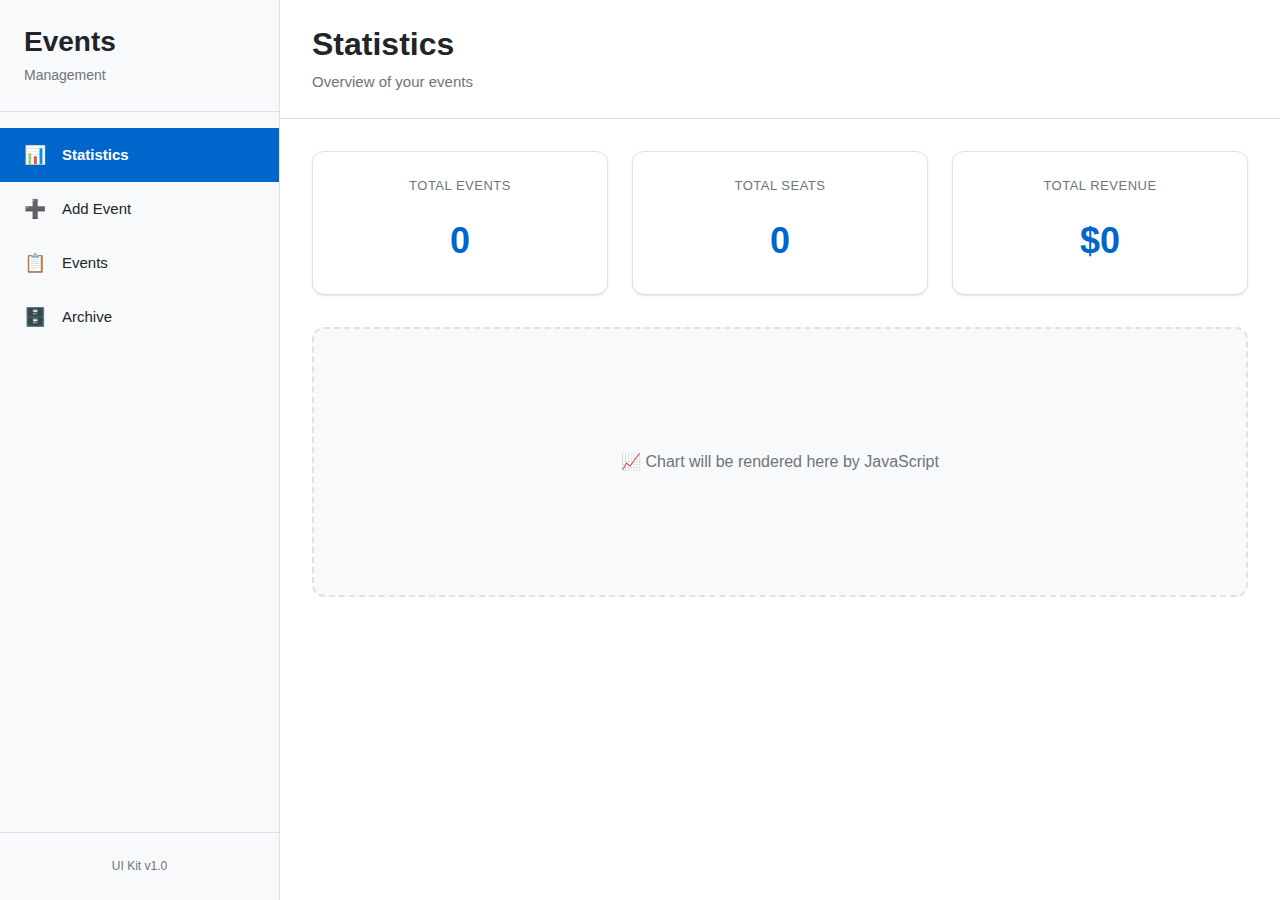
<file: index.html>
<!DOCTYPE html>
<html lang="en">

<head>
    <meta charset="UTF-8">
    <meta name="viewport" content="width=device-width, initial-scale=1.0">
    <title>Events Management App</title>
    <link rel="stylesheet" href="style.css">
</head>

<body>
    <div class="app">
        <!-- SIDEBAR -->
        <aside class="sidebar">
            <div class="sidebar__header">
                <h1 class="sidebar__title">Events</h1>
                <p class="sidebar__subtitle">Management</p>
            </div>

            <nav class="sidebar__nav">
                <!-- Screen buttons (students will add JS to handle click + switch screens) -->
                <button class="sidebar__btn is-active" data-screen="stats">
                    <span class="sidebar__icon">📊</span>
                    <span class="sidebar__label">Statistics</span>
                </button>

                <button class="sidebar__btn" data-screen="add">
                    <span class="sidebar__icon">➕</span>
                    <span class="sidebar__label">Add Event</span>
                </button>

                <button class="sidebar__btn" data-screen="list">
                    <span class="sidebar__icon">📋</span>
                    <span class="sidebar__label">Events</span>
                </button>

                <button class="sidebar__btn" data-screen="archive">
                    <span class="sidebar__icon">🗄️</span>
                    <span class="sidebar__label">Archive</span>
                </button>
            </nav>

            <footer class="sidebar__footer">
                <p class="text-muted">UI Kit v1.0</p>
            </footer>
        </aside>

        <!-- MAIN CONTENT -->
        <main class="main">
            <!-- Page Header (content changes based on active screen) -->
            <header class="page-header">
                <div class="page-header__content">
                    <h2 class="page-title" id="page-title">Statistics</h2>
                    <p class="page-subtitle" id="page-subtitle">Overview of your events</p>
                </div>
            </header>

            <!-- SCREENS (only one visible at a time) -->
            <div class="screens">

                <!-- SCREEN 1: Statistics (DEFAULT) -->
                <section class="screen is-visible" data-screen="stats">
                    <div class="screen__content">
                        <!-- STAT CARDS (JS will update values) -->
                        <div class="stats-grid">
                            <article class="stat-card">
                                <p class="stat-card__label">Total Events</p>
                                <p class="stat-card__value" id="stat-total-events">0</p>
                            </article>

                            <article class="stat-card">
                                <p class="stat-card__label">Total Seats</p>
                                <p class="stat-card__value" id="stat-total-seats">0</p>
                            </article>

                            <article class="stat-card">
                                <p class="stat-card__label">Total Revenue</p>
                                <p class="stat-card__value" id="stat-total-price">$0</p>
                            </article>
                        </div>

                        <!-- Placeholder for chart (students can add Chart.js or similar) -->
                        <div class="chart-placeholder">
                            <p class="text-muted">📈 Chart will be rendered here by JavaScript</p>
                        </div>
                    </div>
                </section>

                <!-- SCREEN 2: Add Event -->
                <section class="screen" data-screen="add">
                    <div class="screen__content">
                        <form class="form" id="event-form">
                            <!-- Error messages area -->
                            <div class="alert alert--error is-hidden" id="form-errors"></div>

                            <!-- Title -->
                            <div class="form__group">
                                <label class="form__label" for="event-title">Event Title</label>
                                <input type="text" id="event-title" class="input" placeholder="Enter event title"
                                    required>
                            </div>

                            <!-- Image URL -->
                            <div class="form__group">
                                <label class="form__label" for="event-image">Image URL</label>
                                <input type="url" id="event-image" class="input"
                                    placeholder="https://example.com/image.jpg">
                            </div>

                            <!-- Description -->
                            <div class="form__group">
                                <label class="form__label" for="event-description">Description</label>
                                <textarea id="event-description" class="input" placeholder="Describe the event..."
                                    rows="4"></textarea>
                            </div>

                            <!-- Seats -->
                            <div class="form__group">
                                <label class="form__label" for="event-seats">Number of Seats</label>
                                <input type="number" id="event-seats" class="input" placeholder="100" min="1" required>
                            </div>

                            <!-- Base Price -->
                            <div class="form__group">
                                <label class="form__label" for="event-price">Base Price ($)</label>
                                <input type="number" id="event-price" class="input" placeholder="50.00" min="0"
                                    step="0.01" required>
                            </div>

                            <!-- VARIANTS SECTION -->
                            <fieldset class="variants">
                                <legend class="variants__title">
                                    Pricing Variants (Optional)
                                    <button type="button" class="btn btn--small" id="btn-add-variant">+ Add
                                        Variant</button>
                                </legend>

                                <!-- Variant rows will be appended here by JS -->
                                <div id="variants-list" class="variants__list">
                                    <!-- EXAMPLE: Students should clone this structure -->

                                    <!--                                     
                                    <div class="variant-row">

                                        <input type="text" class="input variant-row__name" placeholder="Variant name (e.g., 'Early Bird')" />
                                        <input type="number" class="input variant-row__qty" placeholder="Qty" min="1" />
                                        <input type="number" class="input variant-row__value" placeholder="Value" step="0.01" />
                                        <select class="select variant-row__type">
                                            <option value="fixed">Fixed Price</option>
                                            <option value="percentage">Percentage Off</option>
                                        </select>
                                        <button type="button" class="btn btn--danger btn--small variant-row__remove">Remove</button>
                                    </div> -->

                                </div>
                            </fieldset>

                            <!-- Submit Button -->
                            <div class="form__actions">
                                <button type="submit" class="btn btn--primary">Create Event</button>
                                <button type="reset" class="btn btn--ghost">Clear</button>
                            </div>
                        </form>
                    </div>
                </section>

                <!-- SCREEN 3: Events List -->
                <section class="screen" data-screen="list">
                    <div class="screen__content">
                        <!-- Search & Sort Controls -->
                        <div class="controls">
                            <input type="text" id="search-events" class="input"
                                placeholder="🔍 Search events by title...">
                            <select id="sort-events" class="select">
                                <option value="title-asc">Sort: Title (A-Z)</option>
                                <option value="title-desc">Sort: Title (Z-A)</option>
                                <option value="price-asc">Sort: Price (Low to High)</option>
                                <option value="price-desc">Sort: Price (High to Low)</option>
                                <option value="seats-asc">Sort: Seats (Low to High)</option>
                            </select>
                        </div>

                        <!-- Events Table -->
                        <table class="table" id="events-table">
                            <thead class="table__head">
                                <tr>
                                    <th>#</th>
                                    <th>Title</th>
                                    <th>Seats</th>
                                    <th>Price</th>
                                    <th>Variants</th>
                                    <th>Actions</th>
                                </tr>
                            </thead>
                            <tbody class="table__body" id="affichTable">
                                <!-- EXAMPLE: Students will populate this with JS -->
                                <!-- 
                                <tr class="table__row" data-event-id="1">
                                    <td>1</td>
                                    <td>Summer Festival</td>
                                    <td>100</td>
                                    <td>$49.99</td>
                                    <td><span class="badge">3</span></td>
                                    <td>
                                        <button class="btn btn--small" data-action="details" data-event-id="1">Details</button>
                                        <button class="btn btn--small" data-action="edit" data-event-id="1">Edit</button>
                                        <button class="btn btn--danger btn--small" data-action="archive" data-event-id="1">Delete</button>
                                    </td>
                                </tr>
                                -->
                            </tbody>
                        </table>

                        <!-- Pagination -->
                        <div class="pagination" id="events-pagination">
                            <!-- JS will generate pagination buttons -->
                        </div>
                    </div>
                </section>

                <!-- SCREEN 4: Archive -->
                <section class="screen" data-screen="archive">
                    <div class="screen__content">
                        <table class="table" id="archive-table">
                            <thead class="table__head">
                                <tr>
                                    <th>#</th>
                                    <th>Title</th>
                                    <th>Seats</th>
                                    <th>Price</th>
                                    <th>Actions</th>
                                </tr>
                            </thead>
                            <tbody class="table__body">
                                <!-- EXAMPLE: Students will populate this with JS -->
                                <!-- 
                                <tr class="table__row" data-event-id="1">
                                    <td>1</td>
                                    <td>Old Event</td>
                                    <td>50</td>
                                    <td>$29.99</td>
                                    <td>
                                        <button class="btn btn--small" data-action="restore" data-event-id="1">Restore</button>
                                    </td>
                                </tr>
                                -->
                            </tbody>
                        </table>
                    </div>
                </section>

            </div>
        </main>
    </div>

    <!-- MODAL (hidden by default) -->
    <div class="modal is-hidden" id="event-modal">
        <div class="modal__overlay"></div>
        <div class="modal__content">
            <header class="modal__header">
                <h3 class="modal__title" id="modal-title">Event Details</h3>
                <button class="modal__close" data-action="close-modal">&times;</button>
            </header>
            <div class="modal__body" id="modal-body">
                <!-- Content populated by JS -->
            </div>
        </div>
    </div>

    <!-- SAMPLE DATA (for reference) -->
    <!-- 
    const sampleEvents = [
        {
            id: 1,
            title: "Summer Festival",
            image: "https://...",
            description: "Join us for an amazing summer festival",
            seats: 100,
            price: 49.99,
            variants: [
                { id: 1, name: "Early Bird", qty: 20, value: 10, type: "fixed" },
                { id: 2, name: "Student", qty: 30, value: 20, type: "percentage" }
            ]
        },
        ...
    ];

    const sampleArchive = [];
    -->
    <script src="script.js"></script>
</body>

</html>
</file>
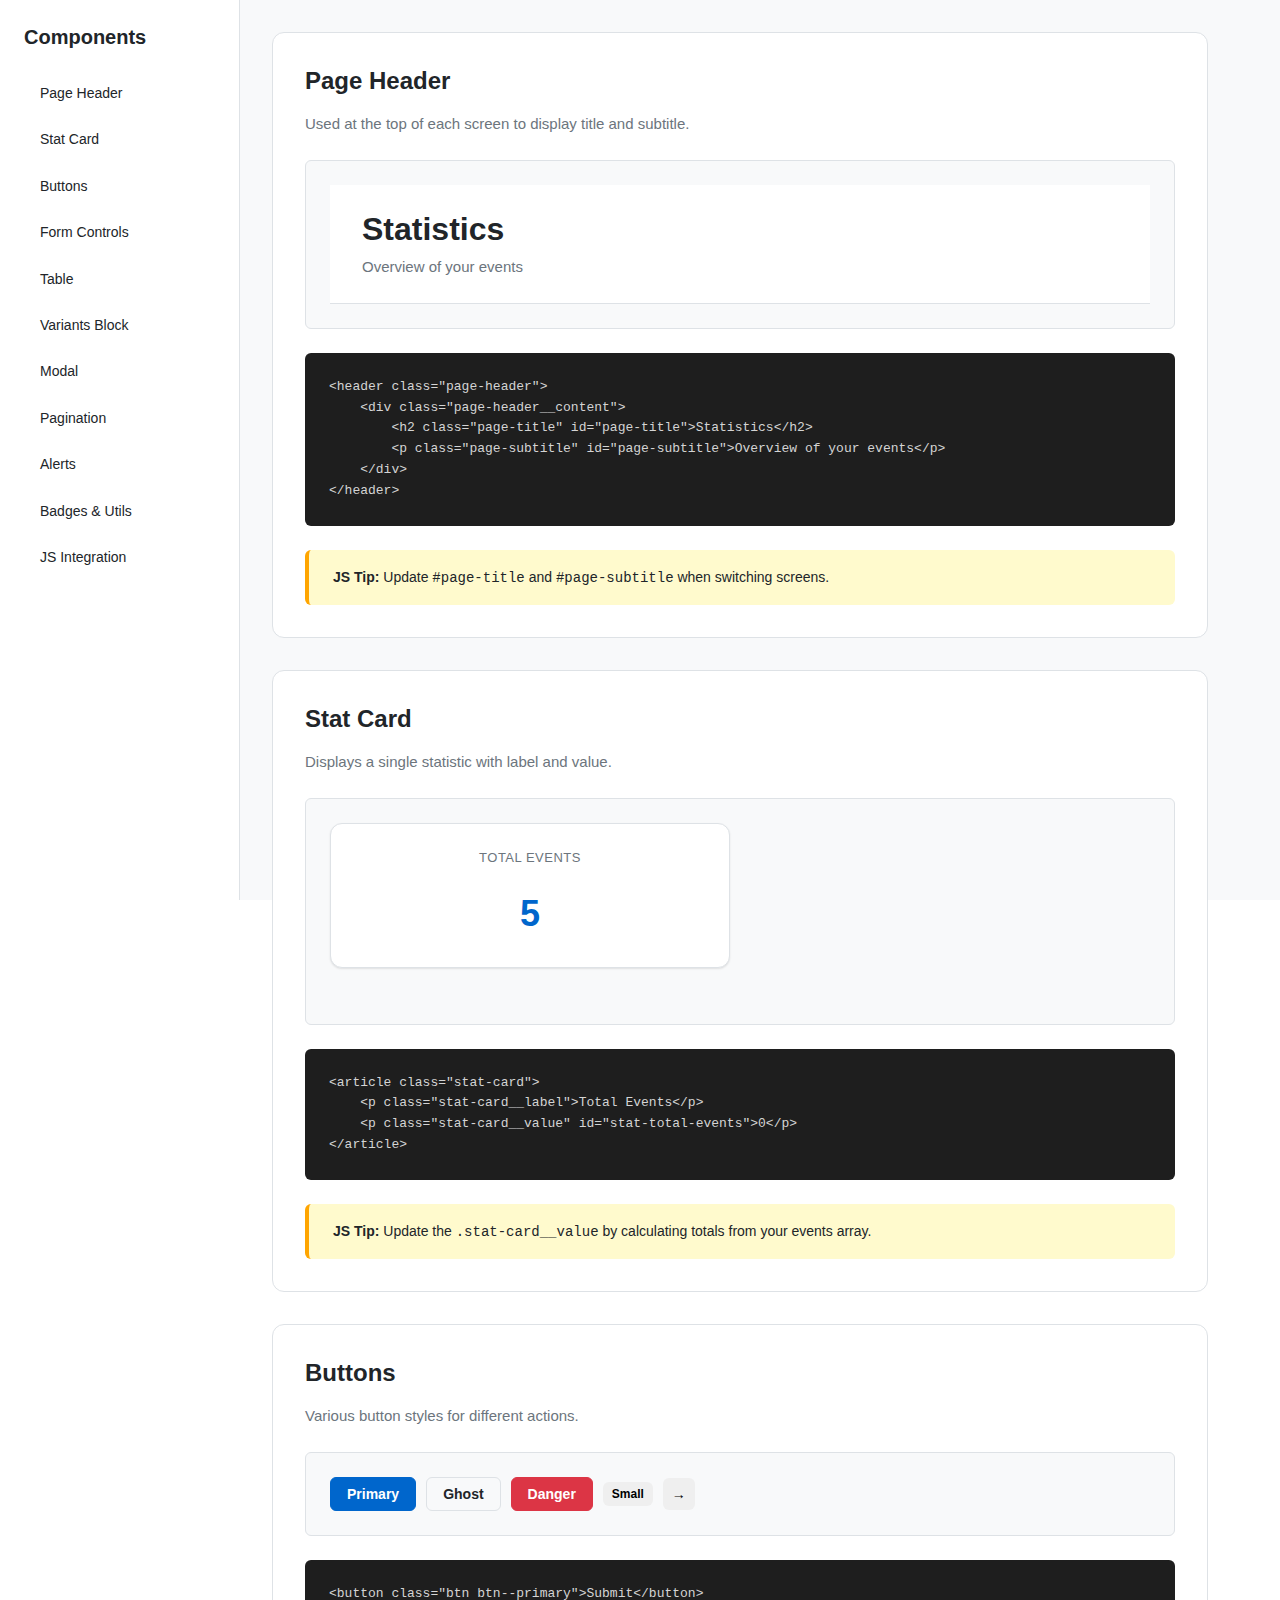
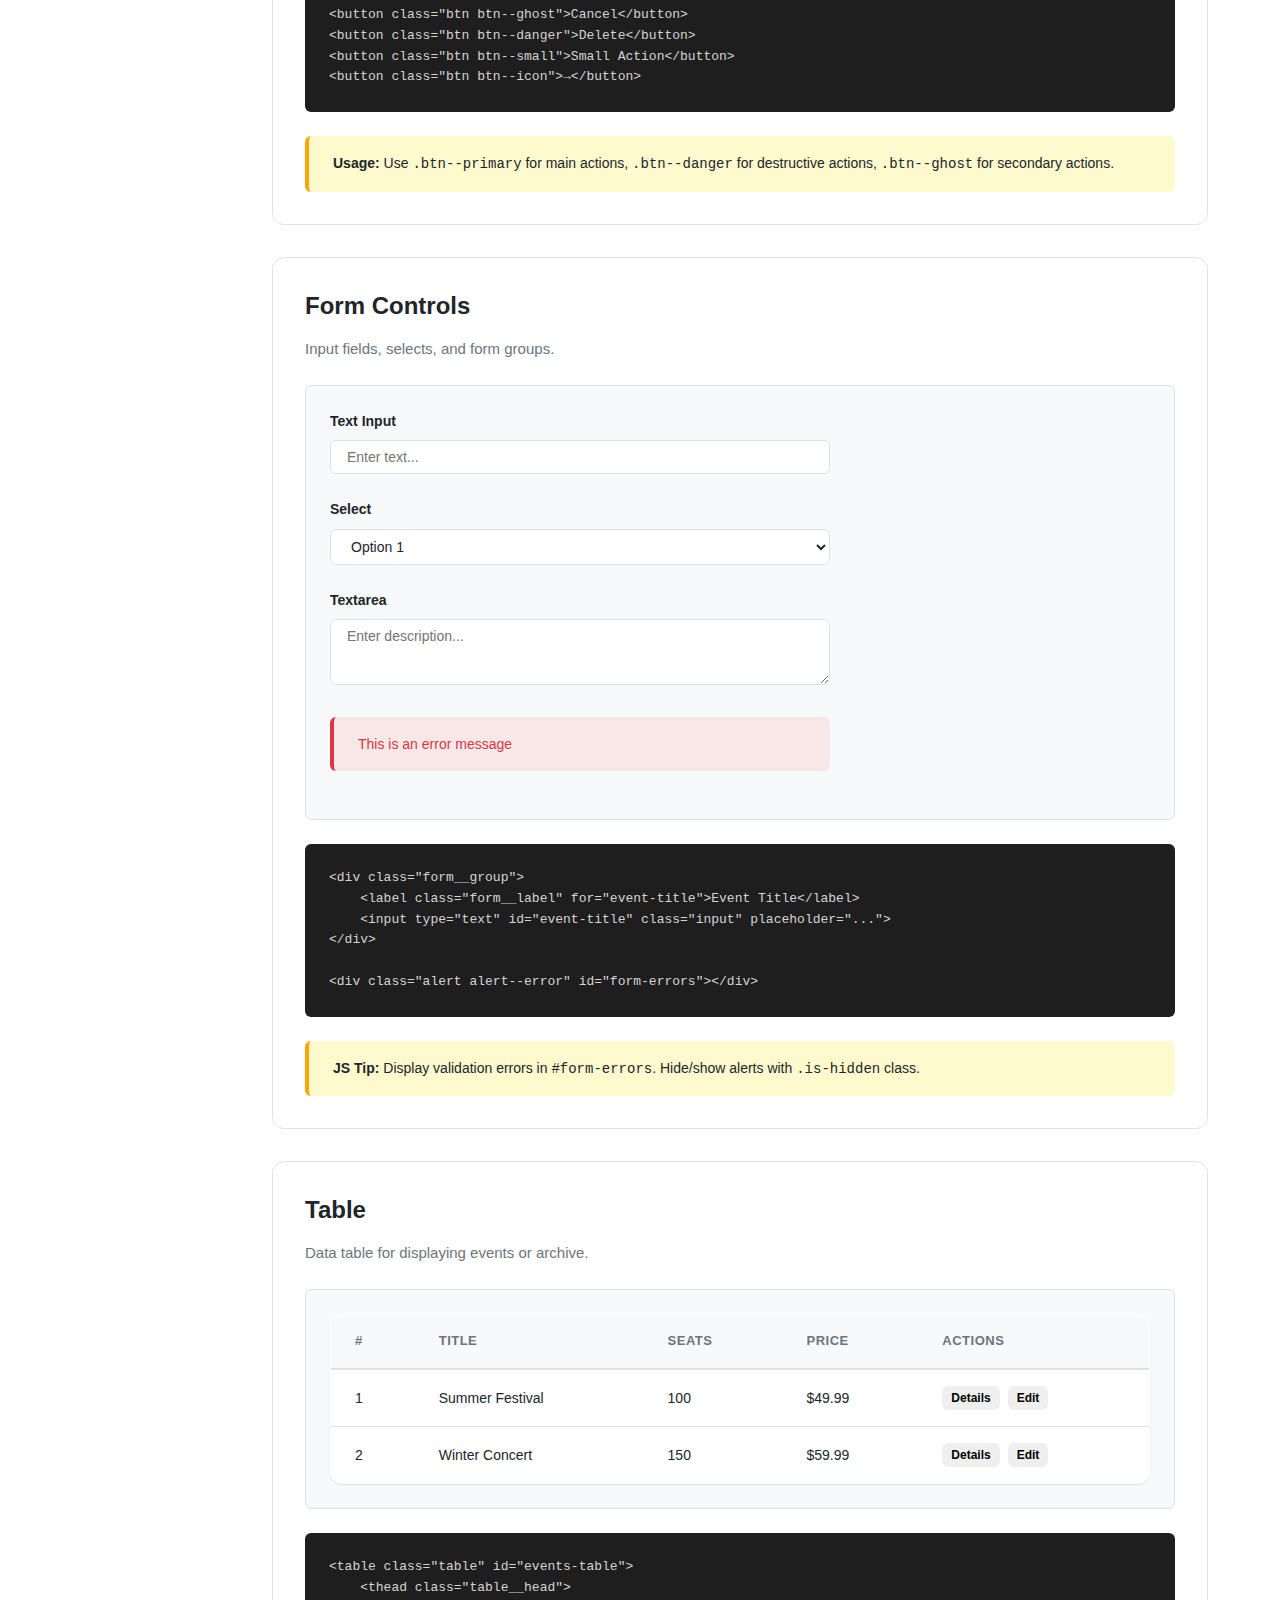
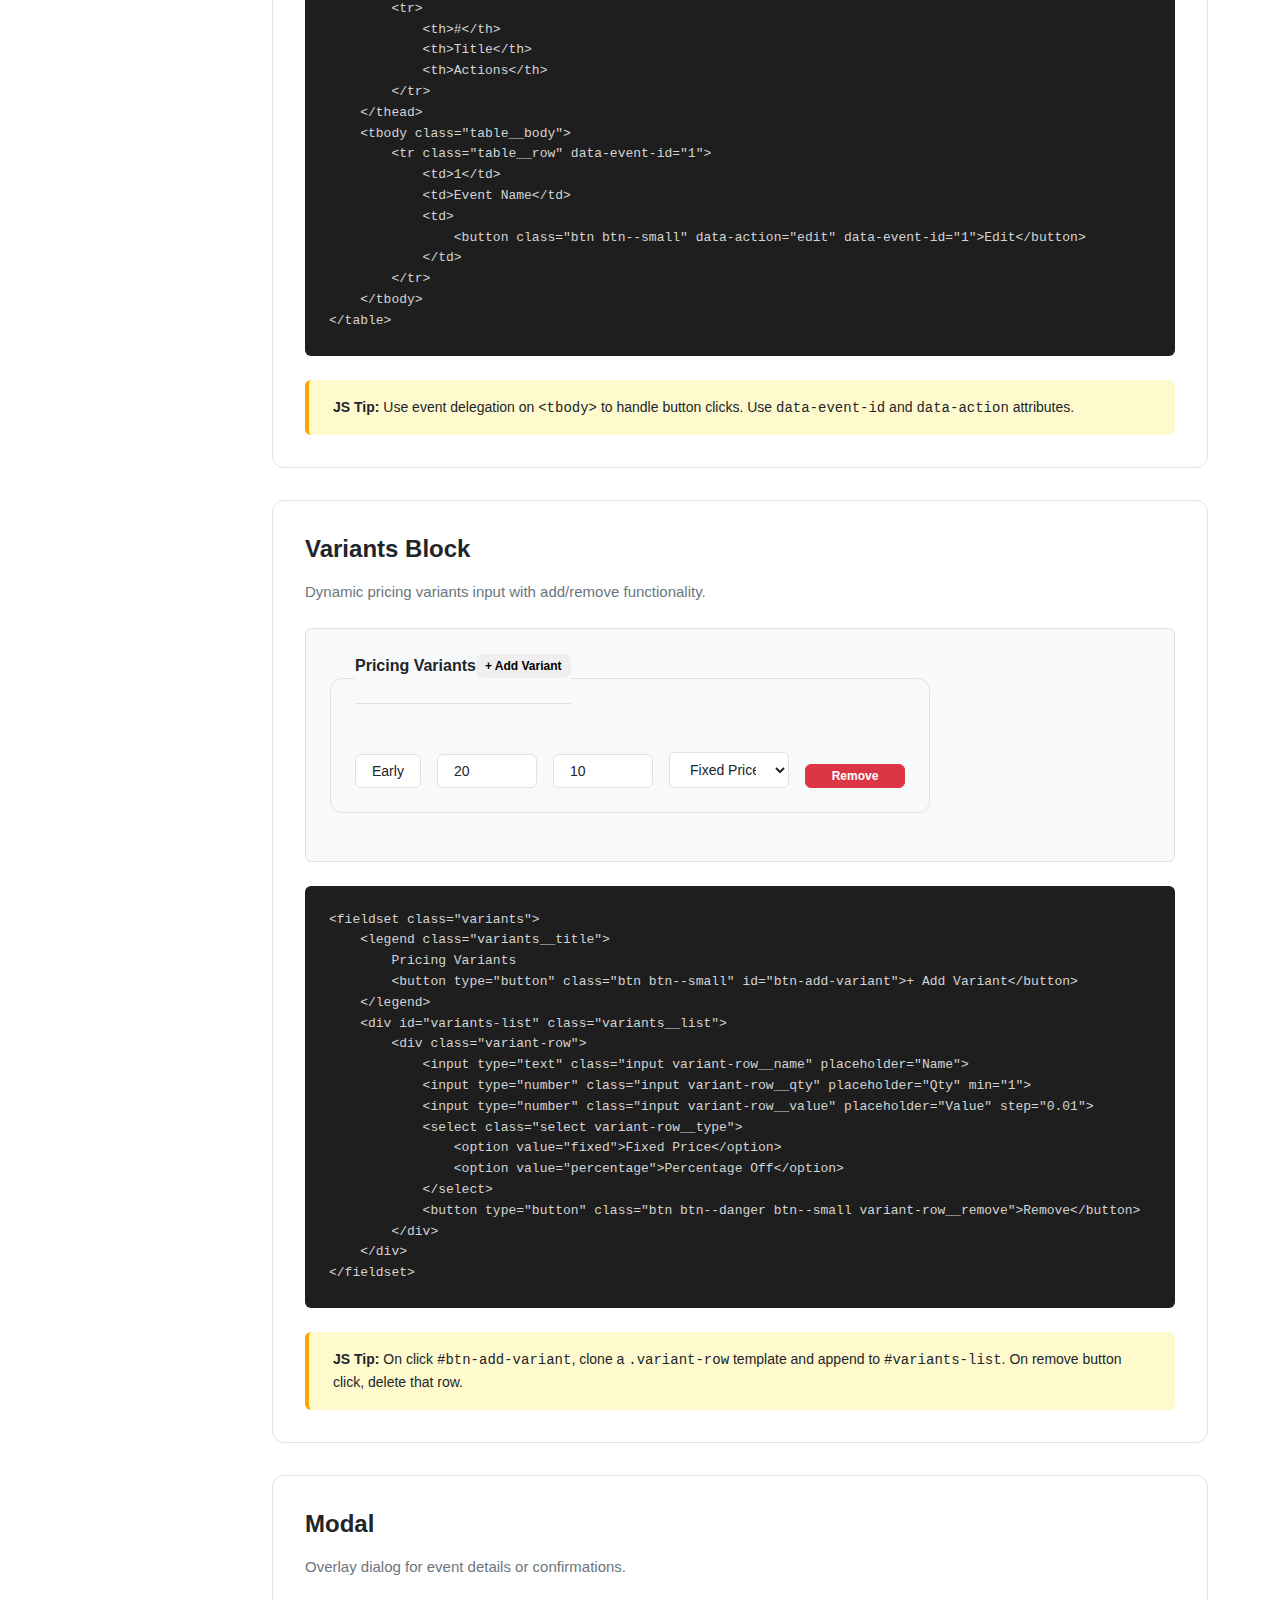
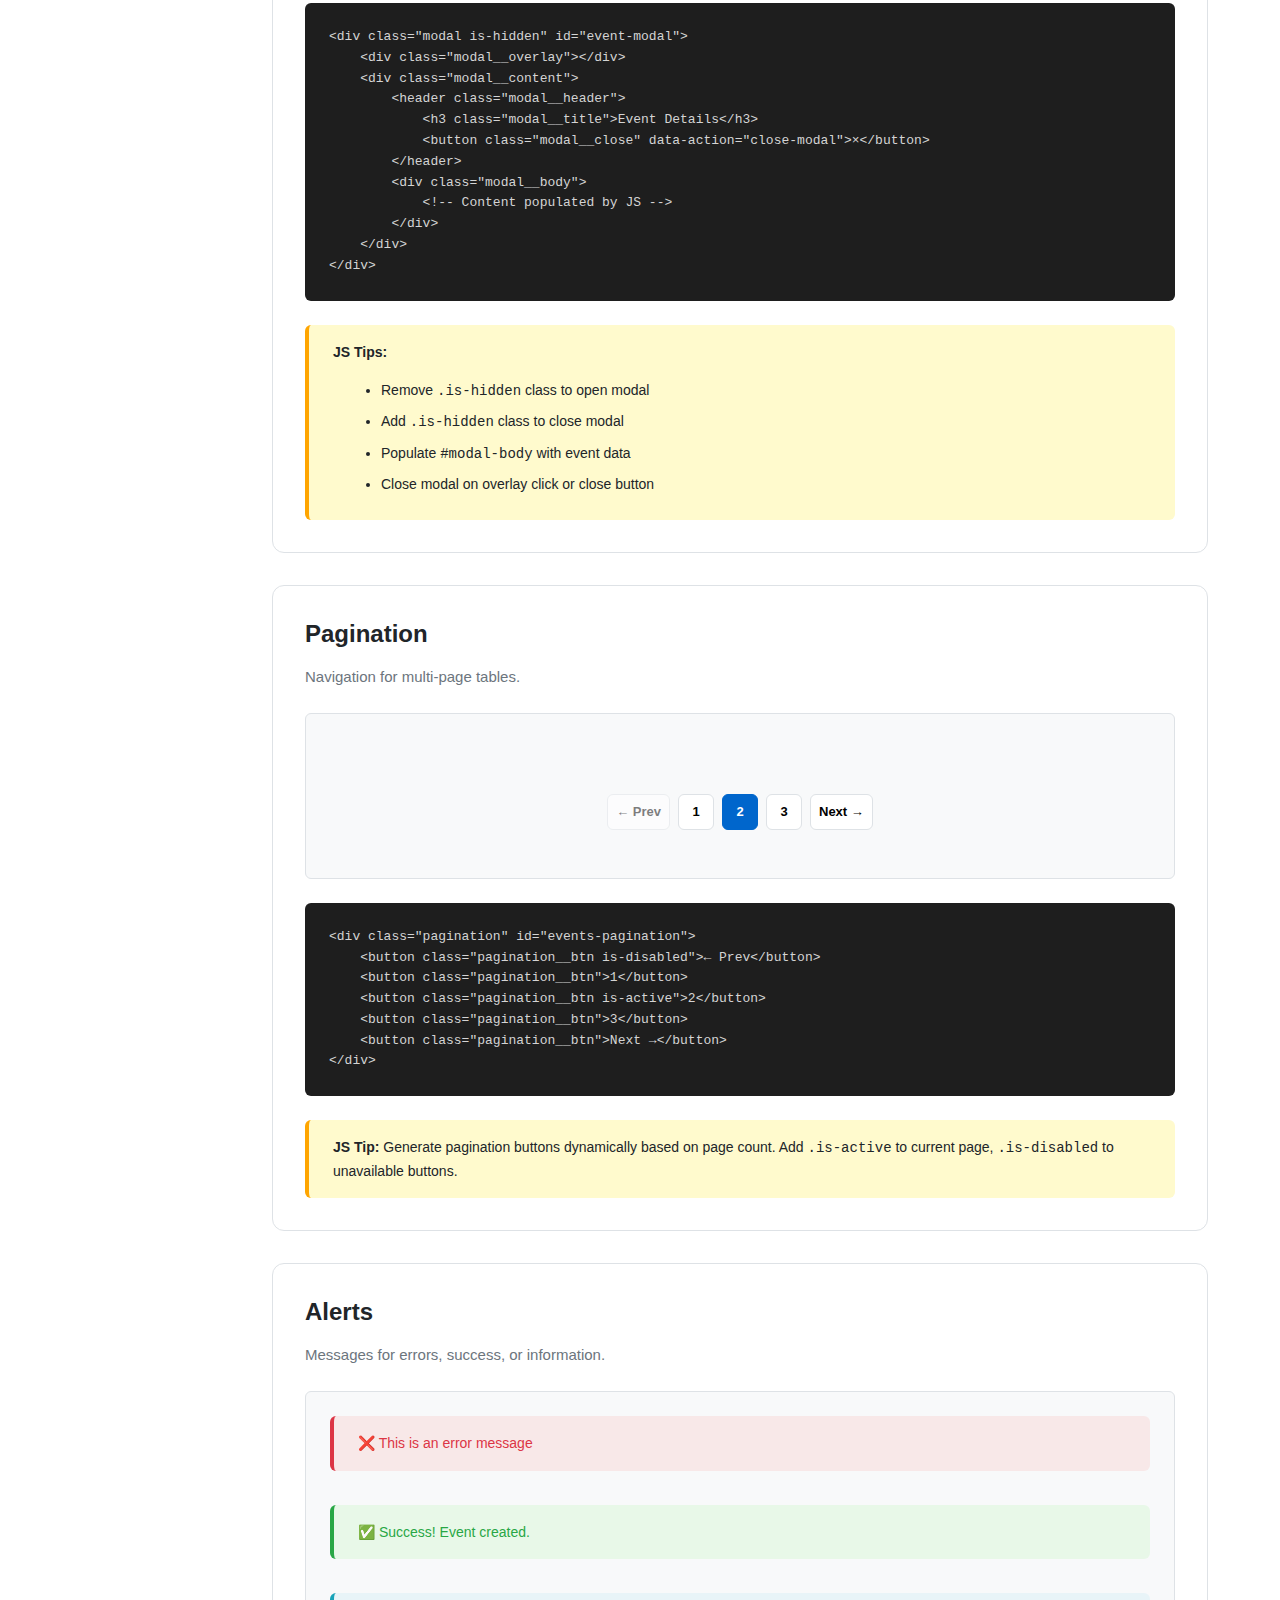
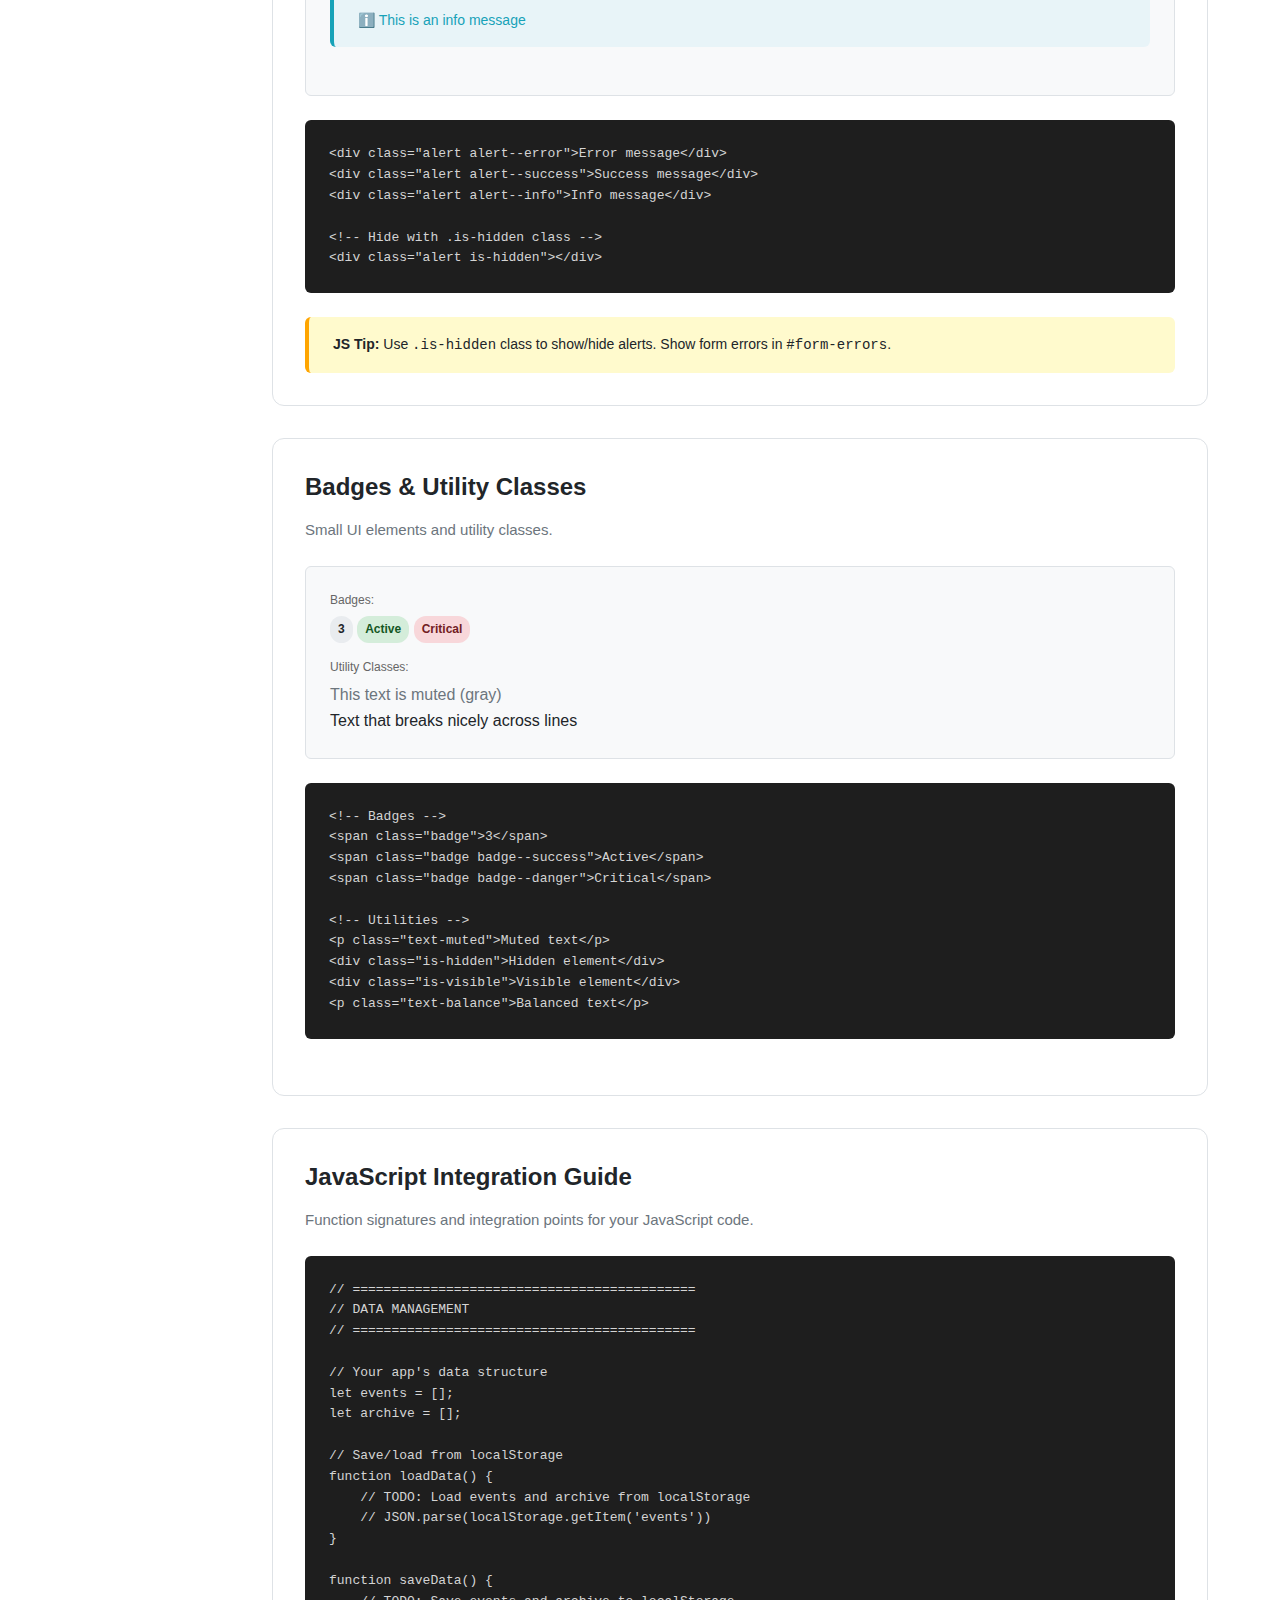
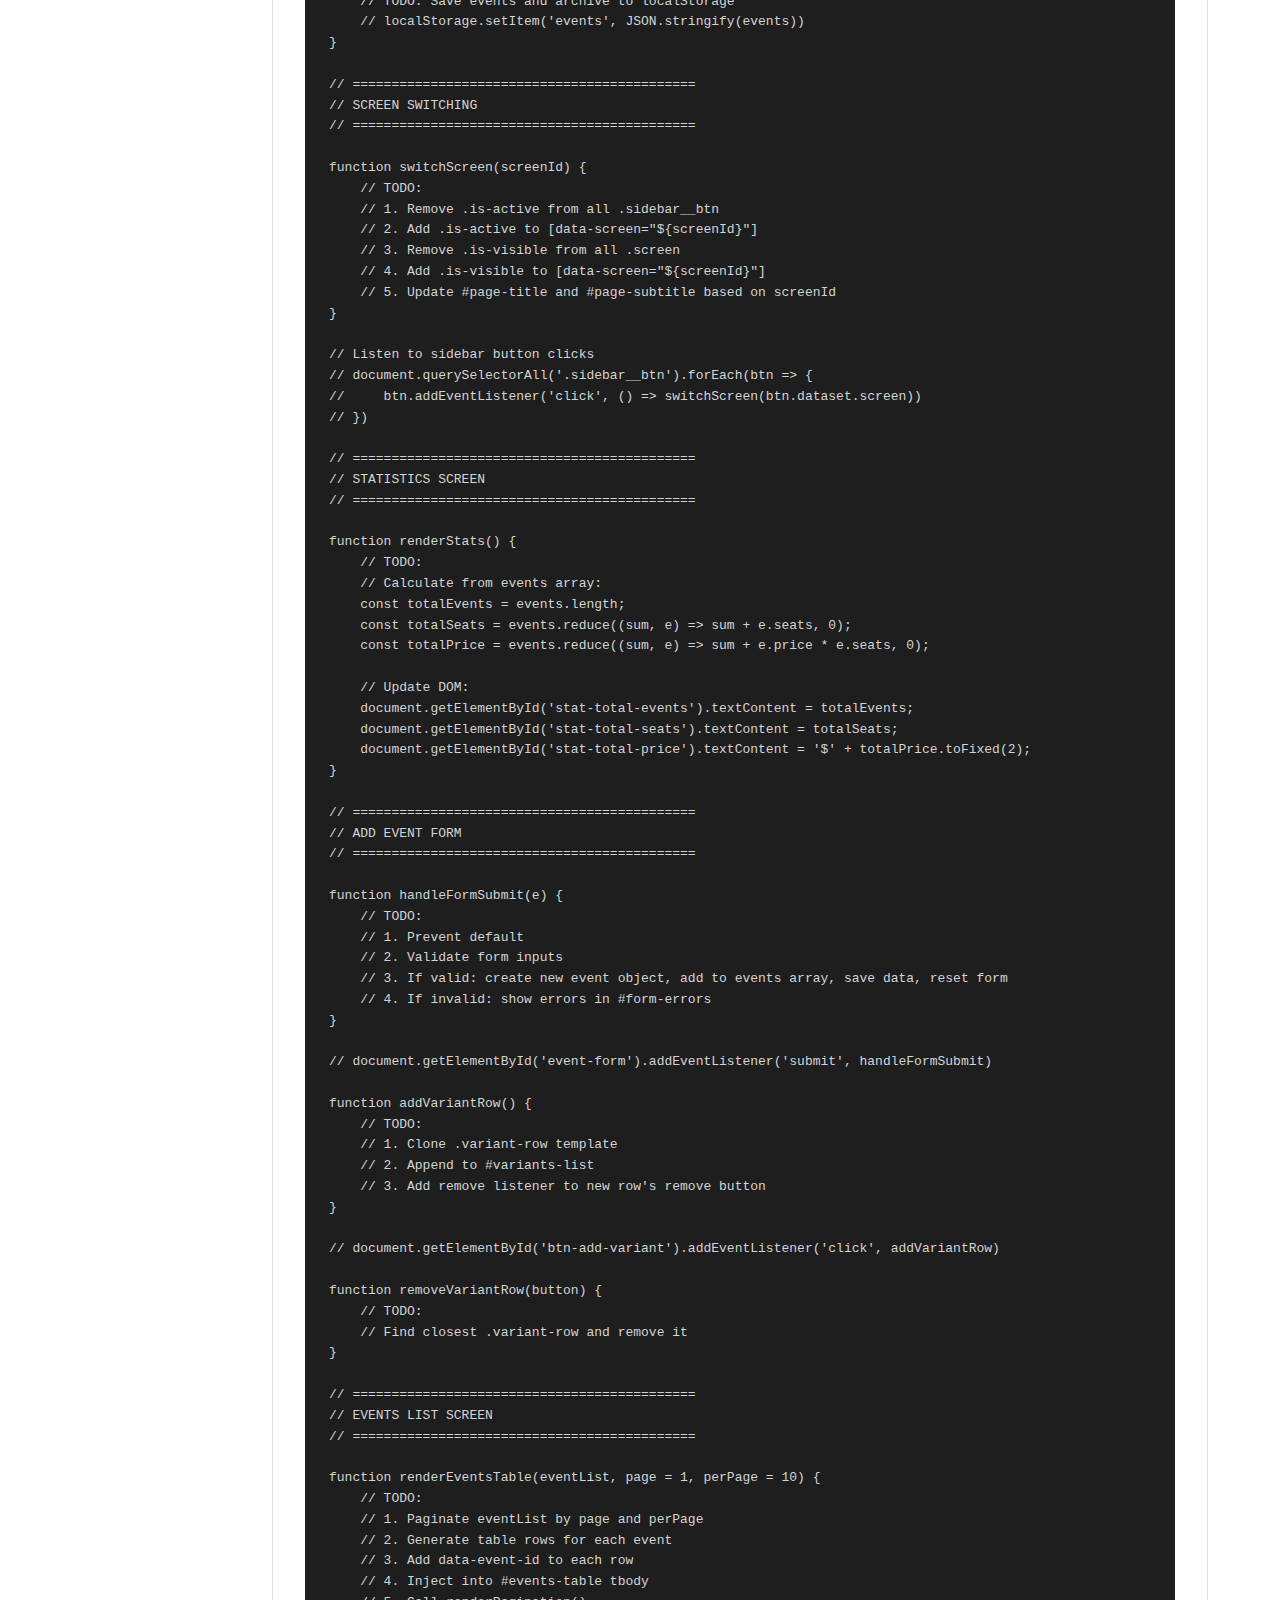
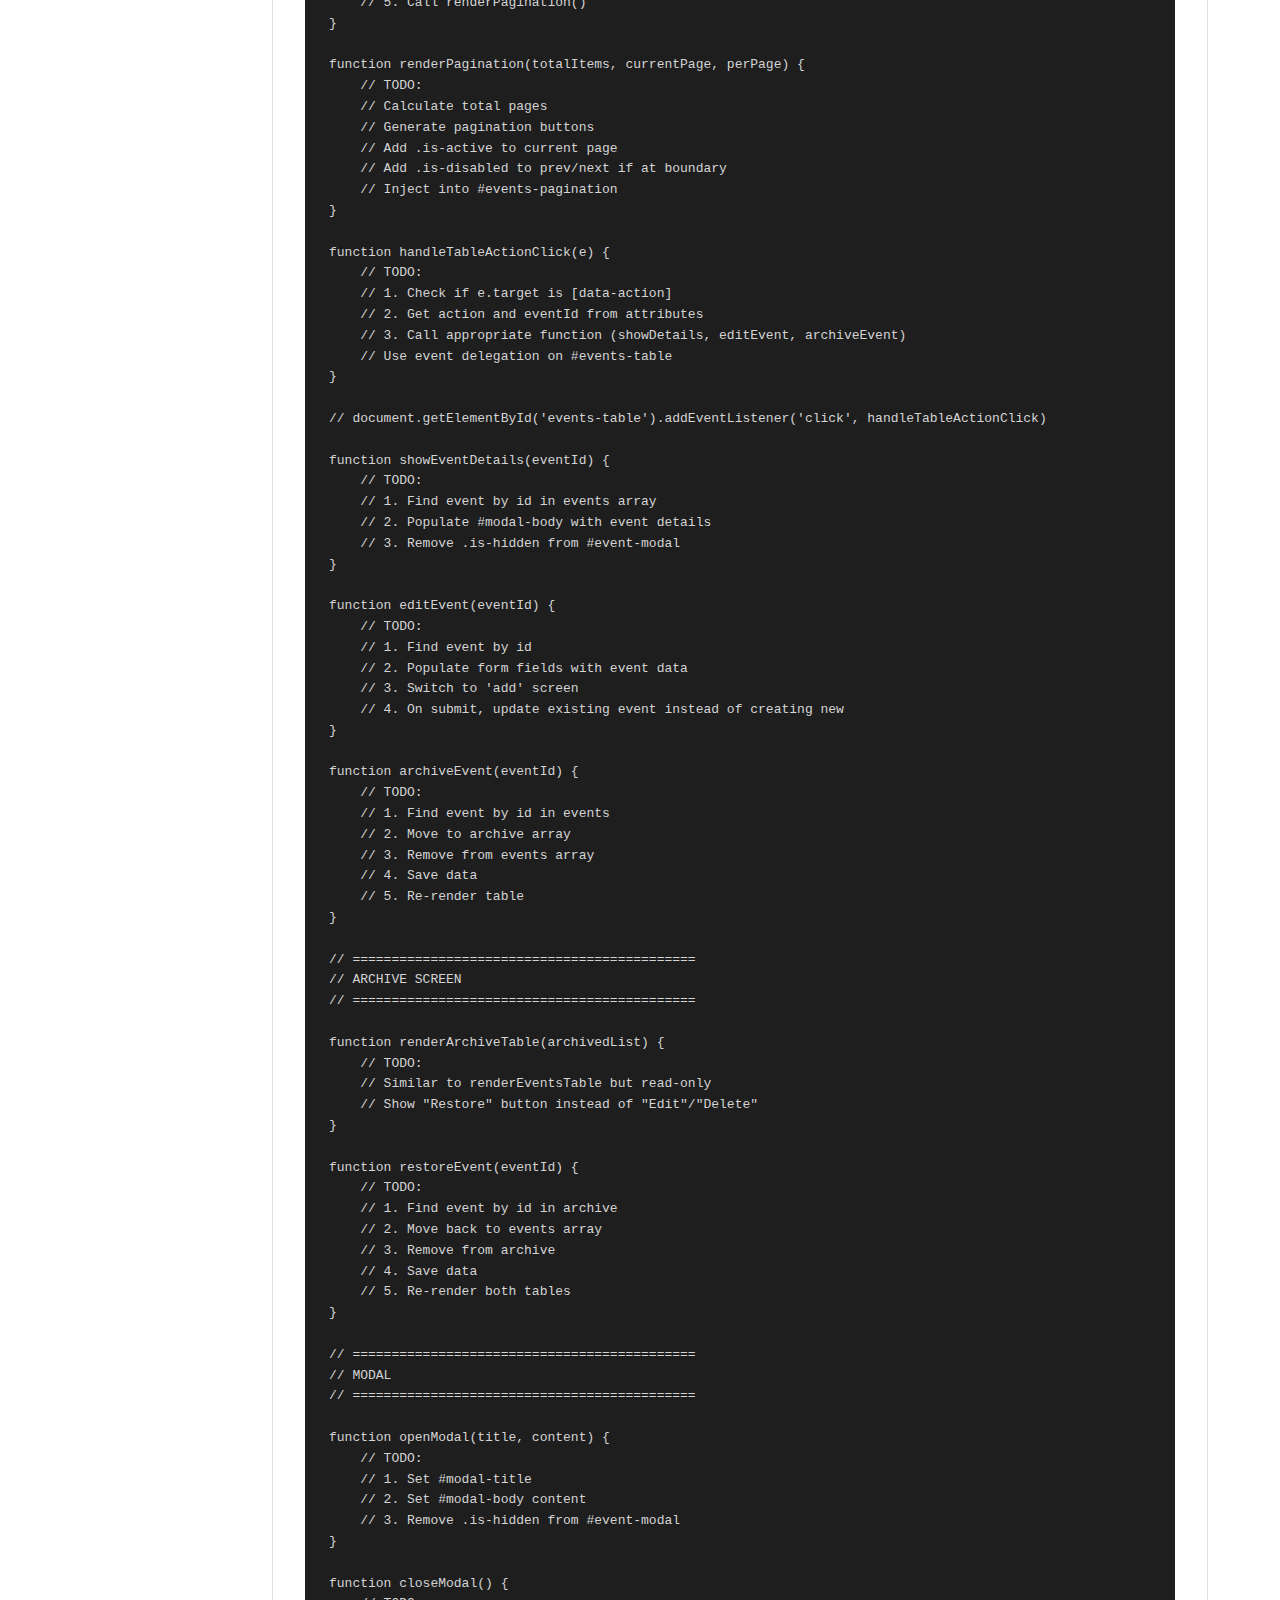
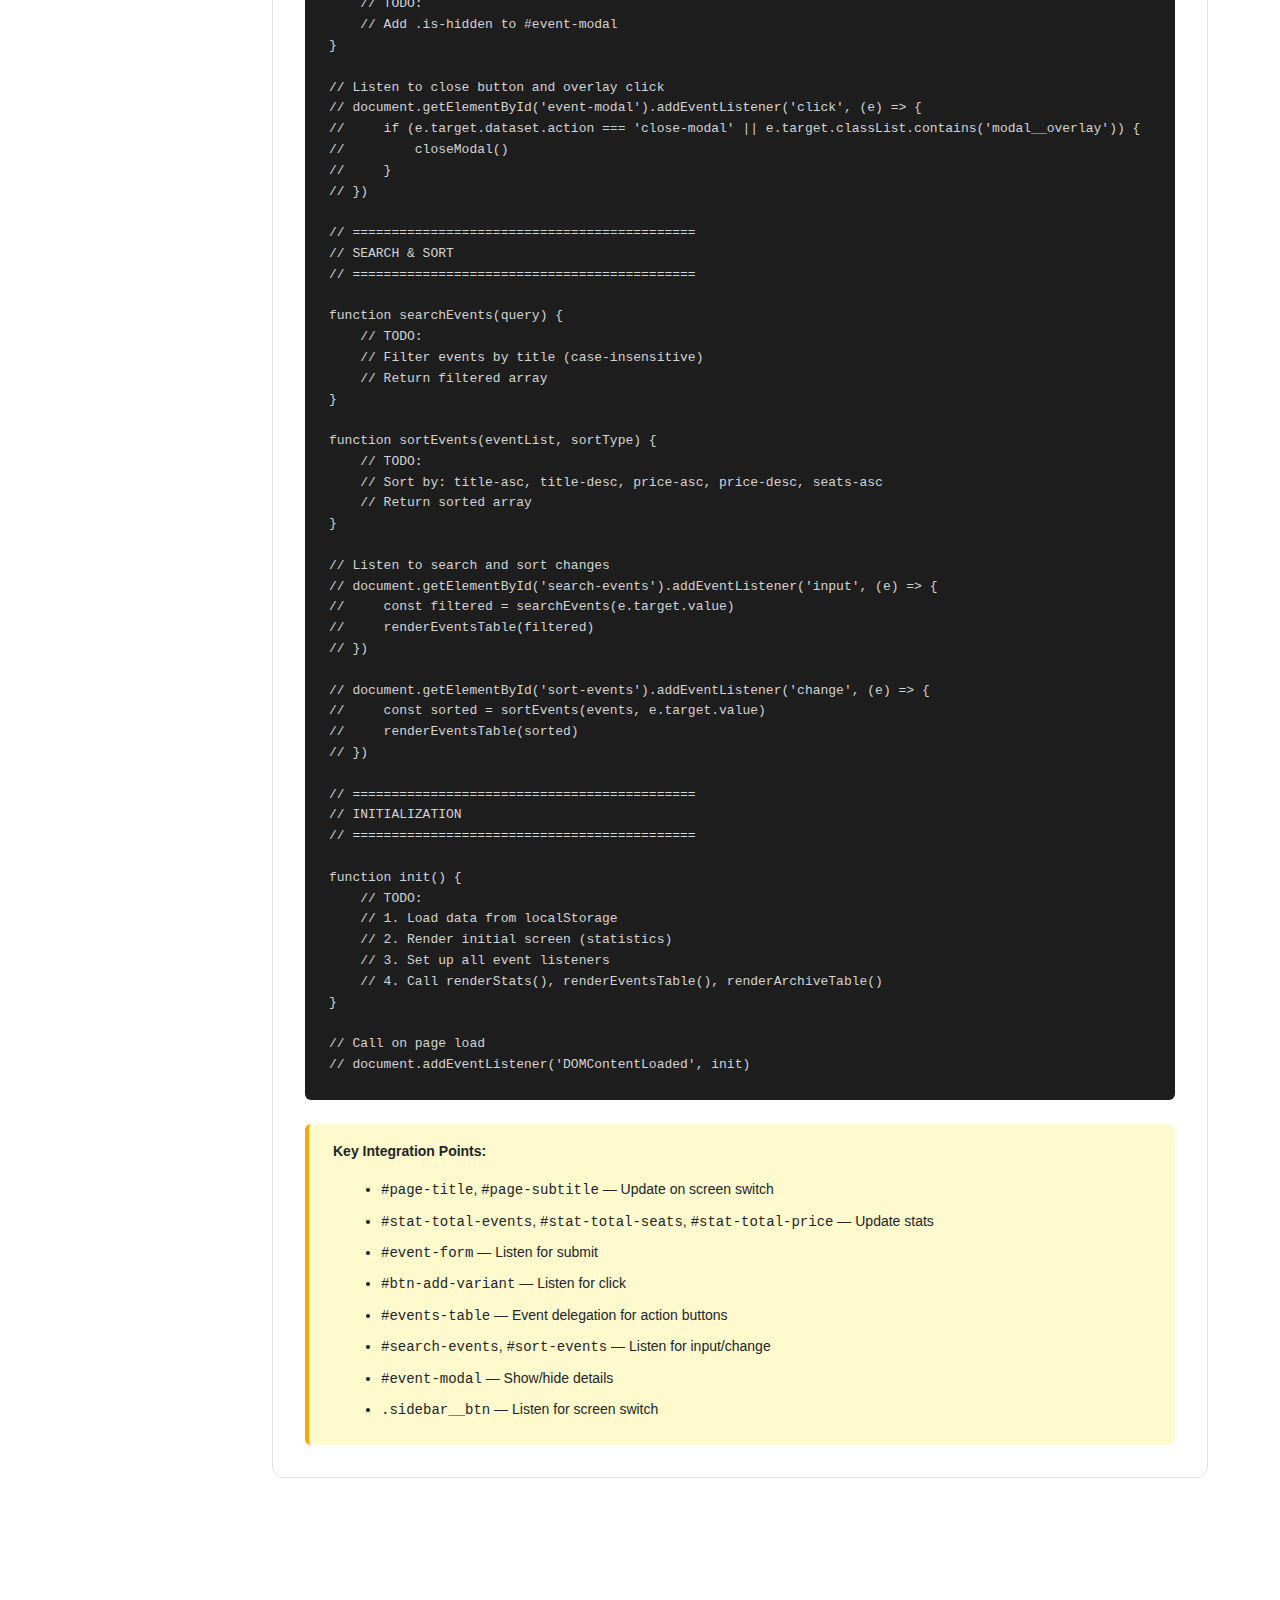
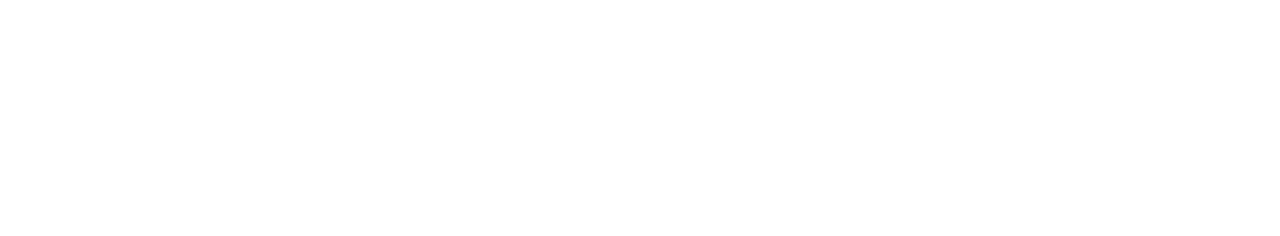
<file: doc.html>
<!DOCTYPE html>
<html lang="en">
<head>
    <meta charset="UTF-8">
    <meta name="viewport" content="width=device-width, initial-scale=1.0">
    <title>Events UI Kit - Component Documentation</title>
    <link rel="stylesheet" href="style.css">
</head>
<body class="doc-body">
    <div class="doc-container">
        
        <!-- DOC SIDEBAR -->
        <aside class="doc-sidebar">
            <h1 class="doc-sidebar__title">Components</h1>
            <nav class="doc-nav">
                <a href="#comp-header" class="doc-nav__link">Page Header</a>
                <a href="#comp-stat-card" class="doc-nav__link">Stat Card</a>
                <a href="#comp-buttons" class="doc-nav__link">Buttons</a>
                <a href="#comp-inputs" class="doc-nav__link">Form Controls</a>
                <a href="#comp-table" class="doc-nav__link">Table</a>
                <a href="#comp-variants" class="doc-nav__link">Variants Block</a>
                <a href="#comp-modal" class="doc-nav__link">Modal</a>
                <a href="#comp-pagination" class="doc-nav__link">Pagination</a>
                <a href="#comp-alerts" class="doc-nav__link">Alerts</a>
                <a href="#comp-badges" class="doc-nav__link">Badges & Utils</a>
                <a href="#js-guide" class="doc-nav__link">JS Integration</a>
            </nav>
        </aside>

        <!-- DOC MAIN -->
        <main class="doc-main">

            <!-- HEADER -->
            <section id="comp-header" class="doc-section">
                <h2 class="doc-section__title">Page Header</h2>
                <p class="doc-section__description">Used at the top of each screen to display title and subtitle.</p>

                <div class="doc-preview">
                    <header class="page-header">
                        <div class="page-header__content">
                            <h2 class="page-title">Statistics</h2>
                            <p class="page-subtitle">Overview of your events</p>
                        </div>
                    </header>
                </div>

                <div class="doc-code">
                    <pre><code>&lt;header class="page-header"&gt;
    &lt;div class="page-header__content"&gt;
        &lt;h2 class="page-title" id="page-title"&gt;Statistics&lt;/h2&gt;
        &lt;p class="page-subtitle" id="page-subtitle"&gt;Overview of your events&lt;/p&gt;
    &lt;/div&gt;
&lt;/header&gt;</code></pre>
                </div>

                <div class="doc-note">
                    <strong>JS Tip:</strong> Update <code>#page-title</code> and <code>#page-subtitle</code> when switching screens.
                </div>
            </section>

            <!-- STAT CARD -->
            <section id="comp-stat-card" class="doc-section">
                <h2 class="doc-section__title">Stat Card</h2>
                <p class="doc-section__description">Displays a single statistic with label and value.</p>

                <div class="doc-preview">
                    <div class="stats-grid" style="max-width: 400px;">
                        <article class="stat-card">
                            <p class="stat-card__label">Total Events</p>
                            <p class="stat-card__value">5</p>
                        </article>
                    </div>
                </div>

                <div class="doc-code">
                    <pre><code>&lt;article class="stat-card"&gt;
    &lt;p class="stat-card__label"&gt;Total Events&lt;/p&gt;
    &lt;p class="stat-card__value" id="stat-total-events"&gt;0&lt;/p&gt;
&lt;/article&gt;</code></pre>
                </div>

                <div class="doc-note">
                    <strong>JS Tip:</strong> Update the <code>.stat-card__value</code> by calculating totals from your events array.
                </div>
            </section>

            <!-- BUTTONS -->
            <section id="comp-buttons" class="doc-section">
                <h2 class="doc-section__title">Buttons</h2>
                <p class="doc-section__description">Various button styles for different actions.</p>

                <div class="doc-preview">
                    <div style="display: flex; gap: 10px; flex-wrap: wrap; align-items: center;">
                        <button class="btn btn--primary">Primary</button>
                        <button class="btn btn--ghost">Ghost</button>
                        <button class="btn btn--danger">Danger</button>
                        <button class="btn btn--small">Small</button>
                        <button class="btn btn--icon">→</button>
                    </div>
                </div>

                <div class="doc-code">
                    <pre><code>&lt;button class="btn btn--primary"&gt;Submit&lt;/button&gt;
&lt;button class="btn btn--ghost"&gt;Cancel&lt;/button&gt;
&lt;button class="btn btn--danger"&gt;Delete&lt;/button&gt;
&lt;button class="btn btn--small"&gt;Small Action&lt;/button&gt;
&lt;button class="btn btn--icon"&gt;→&lt;/button&gt;</code></pre>
                </div>

                <div class="doc-note">
                    <strong>Usage:</strong> Use <code>.btn--primary</code> for main actions, <code>.btn--danger</code> for destructive actions, <code>.btn--ghost</code> for secondary actions.
                </div>
            </section>

            <!-- FORM CONTROLS -->
            <section id="comp-inputs" class="doc-section">
                <h2 class="doc-section__title">Form Controls</h2>
                <p class="doc-section__description">Input fields, selects, and form groups.</p>

                <div class="doc-preview">
                    <form class="form" style="max-width: 500px;">
                        <div class="form__group">
                            <label class="form__label" for="doc-input">Text Input</label>
                            <input type="text" id="doc-input" class="input" placeholder="Enter text...">
                        </div>

                        <div class="form__group">
                            <label class="form__label" for="doc-select">Select</label>
                            <select id="doc-select" class="select">
                                <option>Option 1</option>
                                <option>Option 2</option>
                                <option>Option 3</option>
                            </select>
                        </div>

                        <div class="form__group">
                            <label class="form__label" for="doc-textarea">Textarea</label>
                            <textarea id="doc-textarea" class="input" rows="3" placeholder="Enter description..."></textarea>
                        </div>

                        <div class="alert alert--error">
                            This is an error message
                        </div>
                    </form>
                </div>

                <div class="doc-code">
                    <pre><code>&lt;div class="form__group"&gt;
    &lt;label class="form__label" for="event-title"&gt;Event Title&lt;/label&gt;
    &lt;input type="text" id="event-title" class="input" placeholder="..."&gt;
&lt;/div&gt;

&lt;div class="alert alert--error" id="form-errors"&gt;&lt;/div&gt;</code></pre>
                </div>

                <div class="doc-note">
                    <strong>JS Tip:</strong> Display validation errors in <code>#form-errors</code>. Hide/show alerts with <code>.is-hidden</code> class.
                </div>
            </section>

            <!-- TABLE -->
            <section id="comp-table" class="doc-section">
                <h2 class="doc-section__title">Table</h2>
                <p class="doc-section__description">Data table for displaying events or archive.</p>

                <div class="doc-preview">
                    <table class="table">
                        <thead class="table__head">
                            <tr>
                                <th>#</th>
                                <th>Title</th>
                                <th>Seats</th>
                                <th>Price</th>
                                <th>Actions</th>
                            </tr>
                        </thead>
                        <tbody class="table__body">
                            <tr class="table__row">
                                <td>1</td>
                                <td>Summer Festival</td>
                                <td>100</td>
                                <td>$49.99</td>
                                <td>
                                    <button class="btn btn--small" data-action="details">Details</button>
                                    <button class="btn btn--small" data-action="edit">Edit</button>
                                </td>
                            </tr>
                            <tr class="table__row">
                                <td>2</td>
                                <td>Winter Concert</td>
                                <td>150</td>
                                <td>$59.99</td>
                                <td>
                                    <button class="btn btn--small" data-action="details">Details</button>
                                    <button class="btn btn--small" data-action="edit">Edit</button>
                                </td>
                            </tr>
                        </tbody>
                    </table>
                </div>

                <div class="doc-code">
                    <pre><code>&lt;table class="table" id="events-table"&gt;
    &lt;thead class="table__head"&gt;
        &lt;tr&gt;
            &lt;th&gt;#&lt;/th&gt;
            &lt;th&gt;Title&lt;/th&gt;
            &lt;th&gt;Actions&lt;/th&gt;
        &lt;/tr&gt;
    &lt;/thead&gt;
    &lt;tbody class="table__body"&gt;
        &lt;tr class="table__row" data-event-id="1"&gt;
            &lt;td&gt;1&lt;/td&gt;
            &lt;td&gt;Event Name&lt;/td&gt;
            &lt;td&gt;
                &lt;button class="btn btn--small" data-action="edit" data-event-id="1"&gt;Edit&lt;/button&gt;
            &lt;/td&gt;
        &lt;/tr&gt;
    &lt;/tbody&gt;
&lt;/table&gt;</code></pre>
                </div>

                <div class="doc-note">
                    <strong>JS Tip:</strong> Use event delegation on <code>&lt;tbody&gt;</code> to handle button clicks. Use <code>data-event-id</code> and <code>data-action</code> attributes.
                </div>
            </section>

            <!-- VARIANTS -->
            <section id="comp-variants" class="doc-section">
                <h2 class="doc-section__title">Variants Block</h2>
                <p class="doc-section__description">Dynamic pricing variants input with add/remove functionality.</p>

                <div class="doc-preview">
                    <fieldset class="variants" style="max-width: 600px;">
                        <legend class="variants__title">
                            Pricing Variants
                            <button type="button" class="btn btn--small">+ Add Variant</button>
                        </legend>
                        <div class="variants__list">
                            <div class="variant-row">
                                <input type="text" class="input variant-row__name" placeholder="Variant name (e.g., 'Early Bird')" value="Early Bird">
                                <input type="number" class="input variant-row__qty" placeholder="Qty" min="1" value="20">
                                <input type="number" class="input variant-row__value" placeholder="Value" step="0.01" value="10">
                                <select class="select variant-row__type">
                                    <option value="fixed" selected>Fixed Price</option>
                                    <option value="percentage">Percentage Off</option>
                                </select>
                                <button type="button" class="btn btn--danger btn--small variant-row__remove">Remove</button>
                            </div>
                        </div>
                    </fieldset>
                </div>

                <div class="doc-code">
                    <pre><code>&lt;fieldset class="variants"&gt;
    &lt;legend class="variants__title"&gt;
        Pricing Variants
        &lt;button type="button" class="btn btn--small" id="btn-add-variant"&gt;+ Add Variant&lt;/button&gt;
    &lt;/legend&gt;
    &lt;div id="variants-list" class="variants__list"&gt;
        &lt;div class="variant-row"&gt;
            &lt;input type="text" class="input variant-row__name" placeholder="Name"&gt;
            &lt;input type="number" class="input variant-row__qty" placeholder="Qty" min="1"&gt;
            &lt;input type="number" class="input variant-row__value" placeholder="Value" step="0.01"&gt;
            &lt;select class="select variant-row__type"&gt;
                &lt;option value="fixed"&gt;Fixed Price&lt;/option&gt;
                &lt;option value="percentage"&gt;Percentage Off&lt;/option&gt;
            &lt;/select&gt;
            &lt;button type="button" class="btn btn--danger btn--small variant-row__remove"&gt;Remove&lt;/button&gt;
        &lt;/div&gt;
    &lt;/div&gt;
&lt;/fieldset&gt;</code></pre>
                </div>

                <div class="doc-note">
                    <strong>JS Tip:</strong> On click <code>#btn-add-variant</code>, clone a <code>.variant-row</code> template and append to <code>#variants-list</code>. On remove button click, delete that row.
                </div>
            </section>

            <!-- MODAL -->
            <section id="comp-modal" class="doc-section">
                <h2 class="doc-section__title">Modal</h2>
                <p class="doc-section__description">Overlay dialog for event details or confirmations.</p>

                <div class="doc-code">
                    <pre><code>&lt;div class="modal is-hidden" id="event-modal"&gt;
    &lt;div class="modal__overlay"&gt;&lt;/div&gt;
    &lt;div class="modal__content"&gt;
        &lt;header class="modal__header"&gt;
            &lt;h3 class="modal__title"&gt;Event Details&lt;/h3&gt;
            &lt;button class="modal__close" data-action="close-modal"&gt;&times;&lt;/button&gt;
        &lt;/header&gt;
        &lt;div class="modal__body"&gt;
            &lt;!-- Content populated by JS --&gt;
        &lt;/div&gt;
    &lt;/div&gt;
&lt;/div&gt;</code></pre>
                </div>

                <div class="doc-note">
                    <strong>JS Tips:</strong> 
                    <ul>
                        <li>Remove <code>.is-hidden</code> class to open modal</li>
                        <li>Add <code>.is-hidden</code> class to close modal</li>
                        <li>Populate <code>#modal-body</code> with event data</li>
                        <li>Close modal on overlay click or close button</li>
                    </ul>
                </div>
            </section>

            <!-- PAGINATION -->
            <section id="comp-pagination" class="doc-section">
                <h2 class="doc-section__title">Pagination</h2>
                <p class="doc-section__description">Navigation for multi-page tables.</p>

                <div class="doc-preview">
                    <div class="pagination">
                        <button class="pagination__btn is-disabled">← Prev</button>
                        <button class="pagination__btn">1</button>
                        <button class="pagination__btn is-active">2</button>
                        <button class="pagination__btn">3</button>
                        <button class="pagination__btn">Next →</button>
                    </div>
                </div>

                <div class="doc-code">
                    <pre><code>&lt;div class="pagination" id="events-pagination"&gt;
    &lt;button class="pagination__btn is-disabled"&gt;← Prev&lt;/button&gt;
    &lt;button class="pagination__btn"&gt;1&lt;/button&gt;
    &lt;button class="pagination__btn is-active"&gt;2&lt;/button&gt;
    &lt;button class="pagination__btn"&gt;3&lt;/button&gt;
    &lt;button class="pagination__btn"&gt;Next →&lt;/button&gt;
&lt;/div&gt;</code></pre>
                </div>

                <div class="doc-note">
                    <strong>JS Tip:</strong> Generate pagination buttons dynamically based on page count. Add <code>.is-active</code> to current page, <code>.is-disabled</code> to unavailable buttons.
                </div>
            </section>

            <!-- ALERTS -->
            <section id="comp-alerts" class="doc-section">
                <h2 class="doc-section__title">Alerts</h2>
                <p class="doc-section__description">Messages for errors, success, or information.</p>

                <div class="doc-preview">
                    <div style="display: flex; flex-direction: column; gap: 10px;">
                        <div class="alert alert--error">❌ This is an error message</div>
                        <div class="alert alert--success">✅ Success! Event created.</div>
                        <div class="alert alert--info">ℹ️ This is an info message</div>
                    </div>
                </div>

                <div class="doc-code">
                    <pre><code>&lt;div class="alert alert--error"&gt;Error message&lt;/div&gt;
&lt;div class="alert alert--success"&gt;Success message&lt;/div&gt;
&lt;div class="alert alert--info"&gt;Info message&lt;/div&gt;

&lt;!-- Hide with .is-hidden class --&gt;
&lt;div class="alert is-hidden"&gt;&lt;/div&gt;</code></pre>
                </div>

                <div class="doc-note">
                    <strong>JS Tip:</strong> Use <code>.is-hidden</code> class to show/hide alerts. Show form errors in <code>#form-errors</code>.
                </div>
            </section>

            <!-- BADGES & UTILITIES -->
            <section id="comp-badges" class="doc-section">
                <h2 class="doc-section__title">Badges & Utility Classes</h2>
                <p class="doc-section__description">Small UI elements and utility classes.</p>

                <div class="doc-preview">
                    <div style="display: flex; gap: 15px; flex-direction: column;">
                        <div>
                            <p style="margin-bottom: 5px; font-size: 12px; color: #666;">Badges:</p>
                            <span class="badge">3</span>
                            <span class="badge badge--success">Active</span>
                            <span class="badge badge--danger">Critical</span>
                        </div>
                        <div>
                            <p style="margin-bottom: 5px; font-size: 12px; color: #666;">Utility Classes:</p>
                            <p class="text-muted">This text is muted (gray)</p>
                            <p class="is-hidden">This is hidden</p>
                            <p class="text-balance">Text that breaks nicely across lines</p>
                        </div>
                    </div>
                </div>

                <div class="doc-code">
                    <pre><code>&lt;!-- Badges --&gt;
&lt;span class="badge"&gt;3&lt;/span&gt;
&lt;span class="badge badge--success"&gt;Active&lt;/span&gt;
&lt;span class="badge badge--danger"&gt;Critical&lt;/span&gt;

&lt;!-- Utilities --&gt;
&lt;p class="text-muted"&gt;Muted text&lt;/p&gt;
&lt;div class="is-hidden"&gt;Hidden element&lt;/div&gt;
&lt;div class="is-visible"&gt;Visible element&lt;/div&gt;
&lt;p class="text-balance"&gt;Balanced text&lt;/p&gt;</code></pre>
                </div>
            </section>

            <!-- JAVASCRIPT INTEGRATION -->
            <section id="js-guide" class="doc-section">
                <h2 class="doc-section__title">JavaScript Integration Guide</h2>
                <p class="doc-section__description">Function signatures and integration points for your JavaScript code.</p>

                <div class="doc-code">
                    <pre><code>// ============================================
// DATA MANAGEMENT
// ============================================

// Your app's data structure
let events = [];
let archive = [];

// Save/load from localStorage
function loadData() {
    // TODO: Load events and archive from localStorage
    // JSON.parse(localStorage.getItem('events'))
}

function saveData() {
    // TODO: Save events and archive to localStorage
    // localStorage.setItem('events', JSON.stringify(events))
}

// ============================================
// SCREEN SWITCHING
// ============================================

function switchScreen(screenId) {
    // TODO:
    // 1. Remove .is-active from all .sidebar__btn
    // 2. Add .is-active to [data-screen="${screenId}"]
    // 3. Remove .is-visible from all .screen
    // 4. Add .is-visible to [data-screen="${screenId}"]
    // 5. Update #page-title and #page-subtitle based on screenId
}

// Listen to sidebar button clicks
// document.querySelectorAll('.sidebar__btn').forEach(btn => {
//     btn.addEventListener('click', () => switchScreen(btn.dataset.screen))
// })

// ============================================
// STATISTICS SCREEN
// ============================================

function renderStats() {
    // TODO:
    // Calculate from events array:
    const totalEvents = events.length;
    const totalSeats = events.reduce((sum, e) => sum + e.seats, 0);
    const totalPrice = events.reduce((sum, e) => sum + e.price * e.seats, 0);
    
    // Update DOM:
    document.getElementById('stat-total-events').textContent = totalEvents;
    document.getElementById('stat-total-seats').textContent = totalSeats;
    document.getElementById('stat-total-price').textContent = '$' + totalPrice.toFixed(2);
}

// ============================================
// ADD EVENT FORM
// ============================================

function handleFormSubmit(e) {
    // TODO:
    // 1. Prevent default
    // 2. Validate form inputs
    // 3. If valid: create new event object, add to events array, save data, reset form
    // 4. If invalid: show errors in #form-errors
}

// document.getElementById('event-form').addEventListener('submit', handleFormSubmit)

function addVariantRow() {
    // TODO:
    // 1. Clone .variant-row template
    // 2. Append to #variants-list
    // 3. Add remove listener to new row's remove button
}

// document.getElementById('btn-add-variant').addEventListener('click', addVariantRow)

function removeVariantRow(button) {
    // TODO:
    // Find closest .variant-row and remove it
}

// ============================================
// EVENTS LIST SCREEN
// ============================================

function renderEventsTable(eventList, page = 1, perPage = 10) {
    // TODO:
    // 1. Paginate eventList by page and perPage
    // 2. Generate table rows for each event
    // 3. Add data-event-id to each row
    // 4. Inject into #events-table tbody
    // 5. Call renderPagination()
}

function renderPagination(totalItems, currentPage, perPage) {
    // TODO:
    // Calculate total pages
    // Generate pagination buttons
    // Add .is-active to current page
    // Add .is-disabled to prev/next if at boundary
    // Inject into #events-pagination
}

function handleTableActionClick(e) {
    // TODO:
    // 1. Check if e.target is [data-action]
    // 2. Get action and eventId from attributes
    // 3. Call appropriate function (showDetails, editEvent, archiveEvent)
    // Use event delegation on #events-table
}

// document.getElementById('events-table').addEventListener('click', handleTableActionClick)

function showEventDetails(eventId) {
    // TODO:
    // 1. Find event by id in events array
    // 2. Populate #modal-body with event details
    // 3. Remove .is-hidden from #event-modal
}

function editEvent(eventId) {
    // TODO:
    // 1. Find event by id
    // 2. Populate form fields with event data
    // 3. Switch to 'add' screen
    // 4. On submit, update existing event instead of creating new
}

function archiveEvent(eventId) {
    // TODO:
    // 1. Find event by id in events
    // 2. Move to archive array
    // 3. Remove from events array
    // 4. Save data
    // 5. Re-render table
}

// ============================================
// ARCHIVE SCREEN
// ============================================

function renderArchiveTable(archivedList) {
    // TODO:
    // Similar to renderEventsTable but read-only
    // Show "Restore" button instead of "Edit"/"Delete"
}

function restoreEvent(eventId) {
    // TODO:
    // 1. Find event by id in archive
    // 2. Move back to events array
    // 3. Remove from archive
    // 4. Save data
    // 5. Re-render both tables
}

// ============================================
// MODAL
// ============================================

function openModal(title, content) {
    // TODO:
    // 1. Set #modal-title
    // 2. Set #modal-body content
    // 3. Remove .is-hidden from #event-modal
}

function closeModal() {
    // TODO:
    // Add .is-hidden to #event-modal
}

// Listen to close button and overlay click
// document.getElementById('event-modal').addEventListener('click', (e) => {
//     if (e.target.dataset.action === 'close-modal' || e.target.classList.contains('modal__overlay')) {
//         closeModal()
//     }
// })

// ============================================
// SEARCH & SORT
// ============================================

function searchEvents(query) {
    // TODO:
    // Filter events by title (case-insensitive)
    // Return filtered array
}

function sortEvents(eventList, sortType) {
    // TODO:
    // Sort by: title-asc, title-desc, price-asc, price-desc, seats-asc
    // Return sorted array
}

// Listen to search and sort changes
// document.getElementById('search-events').addEventListener('input', (e) => {
//     const filtered = searchEvents(e.target.value)
//     renderEventsTable(filtered)
// })

// document.getElementById('sort-events').addEventListener('change', (e) => {
//     const sorted = sortEvents(events, e.target.value)
//     renderEventsTable(sorted)
// })

// ============================================
// INITIALIZATION
// ============================================

function init() {
    // TODO:
    // 1. Load data from localStorage
    // 2. Render initial screen (statistics)
    // 3. Set up all event listeners
    // 4. Call renderStats(), renderEventsTable(), renderArchiveTable()
}

// Call on page load
// document.addEventListener('DOMContentLoaded', init)</code></pre>
                </div>

                <div class="doc-note">
                    <strong>Key Integration Points:</strong>
                    <ul>
                        <li><code>#page-title</code>, <code>#page-subtitle</code> — Update on screen switch</li>
                        <li><code>#stat-total-events</code>, <code>#stat-total-seats</code>, <code>#stat-total-price</code> — Update stats</li>
                        <li><code>#event-form</code> — Listen for submit</li>
                        <li><code>#btn-add-variant</code> — Listen for click</li>
                        <li><code>#events-table</code> — Event delegation for action buttons</li>
                        <li><code>#search-events</code>, <code>#sort-events</code> — Listen for input/change</li>
                        <li><code>#event-modal</code> — Show/hide details</li>
                        <li><code>.sidebar__btn</code> — Listen for screen switch</li>
                    </ul>
                </div>
            </section>

        </main>
    </div>
</body>
</html>
</file>
<file: style.css>
/* ============================================
   CSS VARIABLES & ROOT
   ============================================ */

   
:root {
  /* Colors */
  --color-bg: #ffffff;
  --color-surface: #f8f9fa;
  --color-surface-dark: #e9ecef;
  --color-primary: #0066cc;
  --color-primary-hover: #0052a3;
  --color-danger: #dc3545;
  --color-danger-hover: #c82333;
  --color-success: #28a745;
  --color-info: #17a2b8;
  --color-text: #212529;
  --color-text-muted: #6c757d;
  --color-border: #dee2e6;
  --color-shadow: rgba(0, 0, 0, 0.1);

  /* Spacing */
  --spacing-xs: 4px;
  --spacing-sm: 8px;
  --spacing-md: 16px;
  --spacing-lg: 24px;
  --spacing-xl: 32px;

  /* Border Radius */
  --radius: 6px;
  --radius-lg: 12px;

  /* Shadows */
  --shadow-sm: 0 1px 2px var(--color-shadow);
  --shadow-md: 0 2px 8px var(--color-shadow);
  --shadow-lg: 0 4px 16px var(--color-shadow);

  /* Fonts */
  --font-family: -apple-system, BlinkMacSystemFont, "Segoe UI", Roboto, Oxygen, Ubuntu, Cantarell, sans-serif;
  --font-mono: "Courier New", monospace;

  /* Z-index */
  --z-modal: 1000;
  --z-overlay: 999;
}

/* ============================================
   GLOBAL STYLES
   ============================================ */

* {
  margin: 0;
  padding: 0;
  box-sizing: border-box;
}

html,
body {
  height: 100%;
  font-family: var(--font-family);
  color: var(--color-text);
  background-color: var(--color-bg);
}

body {
  line-height: 1.6;
}

h1,
h2,
h3,
h4,
h5,
h6 {
  font-weight: 600;
  line-height: 1.3;
}

/* ============================================
   APP LAYOUT (index.html)
   ============================================ */

.app {
  display: flex;
  height: 100vh;
  overflow: hidden;
}

/* SIDEBAR */
.sidebar {
  width: 280px;
  background-color: var(--color-surface);
  border-right: 1px solid var(--color-border);
  display: flex;
  flex-direction: column;
  overflow-y: auto;
  flex-shrink: 0;
}

.sidebar__header {
  padding: var(--spacing-lg);
  border-bottom: 1px solid var(--color-border);
}

.sidebar__title {
  font-size: 28px;
  font-weight: 700;
  margin-bottom: var(--spacing-xs);
}

.sidebar__subtitle {
  font-size: 14px;
  color: var(--color-text-muted);
}

.sidebar__nav {
  flex: 1;
  padding: var(--spacing-md) 0;
}

.sidebar__btn {
  width: 100%;
  padding: var(--spacing-md) var(--spacing-lg);
  text-align: left;
  background: none;
  border: none;
  cursor: pointer;
  font-size: 15px;
  color: var(--color-text);
  transition: all 0.2s ease;
  display: flex;
  align-items: center;
  gap: var(--spacing-md);
}

.sidebar__btn:hover {
  background-color: var(--color-surface-dark);
}

.sidebar__btn.is-active {
  background-color: var(--color-primary);
  color: white;
  font-weight: 600;
}

.sidebar__icon {
  font-size: 18px;
}

.sidebar__label {
  flex: 1;
}

.sidebar__footer {
  padding: var(--spacing-lg);
  border-top: 1px solid var(--color-border);
  text-align: center;
  font-size: 12px;
}

/* MAIN CONTENT */
.main {
  flex: 1;
  display: flex;
  flex-direction: column;
  overflow: hidden;
}

/* PAGE HEADER */
.page-header {
  background-color: var(--color-bg);
  border-bottom: 1px solid var(--color-border);
  padding: var(--spacing-lg) var(--spacing-xl);
}

.page-header__content {
  max-width: 1400px;
  margin: 0 auto;
}

.page-title {
  font-size: 32px;
  margin-bottom: var(--spacing-xs);
}

.page-subtitle {
  font-size: 15px;
  color: var(--color-text-muted);
}

/* SCREENS */
.screens {
  flex: 1;
  overflow-y: auto;
}

.screen {
  display: none;
  height: 100%;
}

.screen.is-visible {
  display: block;
}

.screen__content {
  max-width: 1400px;
  margin: 0 auto;
  padding: var(--spacing-xl);
}

/* ============================================
   STAT CARDS
   ============================================ */

.stats-grid {
  display: grid;
  grid-template-columns: repeat(auto-fit, minmax(200px, 1fr));
  gap: var(--spacing-lg);
  margin-bottom: var(--spacing-xl);
}

.stat-card {
  background-color: var(--color-bg);
  border: 1px solid var(--color-border);
  border-radius: var(--radius-lg);
  padding: var(--spacing-lg);
  text-align: center;
  box-shadow: var(--shadow-sm);
  transition: all 0.2s ease;
}

.stat-card:hover {
  box-shadow: var(--shadow-md);
  border-color: var(--color-primary);
}

.stat-card__label {
  font-size: 13px;
  text-transform: uppercase;
  letter-spacing: 0.5px;
  color: var(--color-text-muted);
  margin-bottom: var(--spacing-md);
}

.stat-card__value {
  font-size: 36px;
  font-weight: 700;
  color: var(--color-primary);
}

.chart-placeholder {
  background-color: var(--color-surface);
  border: 2px dashed var(--color-border);
  border-radius: var(--radius-lg);
  padding: 120px var(--spacing-xl);
  text-align: center;
  color: var(--color-text-muted);
}

/* ============================================
   FORM STYLES
   ============================================ */

.form {
  max-width: 800px;
}

.form__group {
  margin-bottom: var(--spacing-lg);
}

.form__label {
  display: block;
  font-weight: 600;
  margin-bottom: var(--spacing-sm);
  font-size: 14px;
}

.input,
.select {
  width: 100%;
  padding: var(--spacing-sm) var(--spacing-md);
  font-family: var(--font-family);
  font-size: 14px;
  border: 1px solid var(--color-border);
  border-radius: var(--radius);
  background-color: var(--color-bg);
  color: var(--color-text);
  transition: all 0.2s ease;
}

.input:focus,
.select:focus {
  outline: none;
  border-color: var(--color-primary);
  box-shadow: 0 0 0 3px rgba(0, 102, 204, 0.1);
}

textarea.input {
  resize: vertical;
  font-family: var(--font-family);
}

.form__actions {
  display: flex;
  gap: var(--spacing-md);
  margin-top: var(--spacing-xl);
}

/* ============================================
   BUTTONS
   ============================================ */

.btn {
  display: inline-flex;
  align-items: center;
  justify-content: center;
  gap: var(--spacing-sm);
  padding: var(--spacing-sm) var(--spacing-md);
  font-family: var(--font-family);
  font-size: 14px;
  font-weight: 600;
  border: 1px solid transparent;
  border-radius: var(--radius);
  cursor: pointer;
  transition: all 0.2s ease;
  text-decoration: none;
  white-space: nowrap;
  user-select: none;
}

.btn:disabled {
  opacity: 0.5;
  cursor: not-allowed;
}

/* Primary Button */
.btn--primary {
  background-color: var(--color-primary);
  color: white;
  border-color: var(--color-primary);
}

.btn--primary:hover:not(:disabled) {
  background-color: var(--color-primary-hover);
  border-color: var(--color-primary-hover);
}

/* Ghost Button */
.btn--ghost {
  background-color: transparent;
  color: var(--color-text);
  border-color: var(--color-border);
}

.btn--ghost:hover:not(:disabled) {
  background-color: var(--color-surface);
  border-color: var(--color-text);
}

/* Danger Button */
.btn--danger {
  background-color: var(--color-danger);
  color: white;
  border-color: var(--color-danger);
}

.btn--danger:hover:not(:disabled) {
  background-color: var(--color-danger-hover);
  border-color: var(--color-danger-hover);
}

/* Small Button */
.btn--small {
  padding: var(--spacing-xs) var(--spacing-sm);
  font-size: 12px;
}

/* Icon Button */
.btn--icon {
  width: 32px;
  height: 32px;
  padding: 0;
  border-radius: var(--radius);
}

/* ============================================
   VARIANTS SECTION
   ============================================ */

.variants {
  border: 1px solid var(--color-border);
  border-radius: var(--radius-lg);
  padding: var(--spacing-lg);
  margin-bottom: var(--spacing-lg);
}

.variants__title {
  display: flex;
  justify-content: space-between;
  align-items: center;
  font-size: 16px;
  font-weight: 600;
  margin-bottom: var(--spacing-lg);
  padding-bottom: var(--spacing-lg);
  border-bottom: 1px solid var(--color-border);
}

.variants__list {
  display: flex;
  flex-direction: column;
  gap: var(--spacing-md);
}

.variant-row {
  display: grid;
  grid-template-columns: 1fr 100px 100px 120px 100px;
  gap: var(--spacing-md);
  align-items: flex-end;
}

.variant-row__name,
.variant-row__qty,
.variant-row__value,
.variant-row__type,
.variant-row__remove {
  /* inherit styles from .input, .select, .btn */
}

@media (max-width: 768px) {
  .variant-row {
    grid-template-columns: 1fr;
  }
}

/* ============================================
   TABLE STYLES
   ============================================ */

.controls {
  display: flex;
  gap: var(--spacing-md);
  margin-bottom: var(--spacing-lg);
  flex-wrap: wrap;
}

.controls .input,
.controls .select {
  flex: 1;
  min-width: 200px;
}

.table {
  width: 100%;
  border-collapse: collapse;
  background-color: var(--color-bg);
  border: 1px solid var(--color-border);
  border-radius: var(--radius-lg);
  overflow: hidden;
  box-shadow: var(--shadow-sm);
}

.table__head {
  background-color: var(--color-surface);
}

.table__head th {
  padding: var(--spacing-md) var(--spacing-lg);
  text-align: left;
  font-weight: 600;
  font-size: 13px;
  text-transform: uppercase;
  letter-spacing: 0.5px;
  color: var(--color-text-muted);
  border-bottom: 2px solid var(--color-border);
}

.table__body tr {
  border-bottom: 1px solid var(--color-border);
  transition: background-color 0.2s ease;
}

.table__body tr:hover {
  background-color: var(--color-surface);
}

.table__body td {
  padding: var(--spacing-md) var(--spacing-lg);
  font-size: 14px;
}

.table__body td:last-child {
  display: flex;
  gap: var(--spacing-sm);
}

/* ============================================
   PAGINATION
   ============================================ */

.pagination {
  display: flex;
  justify-content: center;
  gap: var(--spacing-sm);
  margin-top: var(--spacing-xl);
  padding: var(--spacing-lg) 0;
}

.pagination__btn {
  min-width: 36px;
  height: 36px;
  padding: 0 var(--spacing-sm);
  background-color: var(--color-bg);
  border: 1px solid var(--color-border);
  border-radius: var(--radius);
  cursor: pointer;
  font-size: 13px;
  font-weight: 600;
  transition: all 0.2s ease;
}

.pagination__btn:hover:not(.is-disabled):not(.is-active) {
  border-color: var(--color-primary);
  color: var(--color-primary);
}

.pagination__btn.is-active {
  background-color: var(--color-primary);
  color: white;
  border-color: var(--color-primary);
}

.pagination__btn.is-disabled {
  opacity: 0.5;
  cursor: not-allowed;
}

/* ============================================
   ALERTS
   ============================================ */

.alert {
  padding: var(--spacing-md) var(--spacing-lg);
  border-radius: var(--radius);
  margin-bottom: var(--spacing-lg);
  font-size: 14px;
  border-left: 4px solid var(--color-info);
  background-color: #e8f4f8;
  color: var(--color-info);
}

.alert--error {
  border-left-color: var(--color-danger);
  background-color: #f8e8e8;
  color: var(--color-danger);
}

.alert--success {
  border-left-color: var(--color-success);
  background-color: #e8f8e8;
  color: var(--color-success);
}

.alert--info {
  border-left-color: var(--color-info);
  background-color: #e8f4f8;
  color: var(--color-info);
}

/* ============================================
   BADGES
   ============================================ */

.badge {
  display: inline-block;
  padding: var(--spacing-xs) var(--spacing-sm);
  background-color: var(--color-surface-dark);
  color: var(--color-text);
  border-radius: 12px;
  font-size: 12px;
  font-weight: 600;
}

.badge--success {
  background-color: #d4edda;
  color: #155724;
}

.badge--danger {
  background-color: #f8d7da;
  color: #721c24;
}

.badge--info {
  background-color: #d1ecf1;
  color: #0c5460;
}

/* ============================================
   MODAL
   ============================================ */

.modal {
  position: fixed;
  top: 0;
  left: 0;
  width: 100%;
  height: 100%;
  display: flex;
  align-items: center;
  justify-content: center;
  z-index: var(--z-modal);
}

.modal.is-hidden {
  display: none;
}

.modal__overlay {
  position: absolute;
  top: 0;
  left: 0;
  width: 100%;
  height: 100%;
  background-color: rgba(0, 0, 0, 0.5);
  z-index: var(--z-overlay);
  cursor: pointer;
}

.modal__content {
  position: relative;
  background-color: var(--color-bg);
  border-radius: var(--radius-lg);
  max-width: 600px;
  width: 90%;
  max-height: 80vh;
  overflow-y: auto;
  box-shadow: var(--shadow-lg);
  z-index: calc(var(--z-overlay) + 1);
}

.modal__header {
  display: flex;
  justify-content: space-between;
  align-items: center;
  padding: var(--spacing-lg);
  border-bottom: 1px solid var(--color-border);
}

.modal__title {
  font-size: 20px;
  font-weight: 600;
}

.modal__close {
  background: none;
  border: none;
  font-size: 28px;
  color: var(--color-text-muted);
  cursor: pointer;
  padding: 0;
  width: 32px;
  height: 32px;
  display: flex;
  align-items: center;
  justify-content: center;
  transition: color 0.2s ease;
}

.modal__close:hover {
  color: var(--color-text);
}

.modal__body {
  padding: var(--spacing-lg);
}

/* ============================================
   UTILITIES
   ============================================ */

.is-hidden {
  display: none !important;
}

.is-visible {
  display: block !important;
}

.text-muted {
  color: var(--color-text-muted);
}

.text-balance {
  text-wrap: balance;
}

/* ============================================
   DOCUMENTATION STYLES (doc.html)
   ============================================ */

.doc-body {
  background-color: var(--color-surface);
}

.doc-container {
  display: flex;
  min-height: 100vh;
}

.doc-sidebar {
  width: 240px;
  background-color: var(--color-bg);
  border-right: 1px solid var(--color-border);
  padding: var(--spacing-lg);
  overflow-y: auto;
  position: sticky;
  top: 0;
  height: 100vh;
}

.doc-sidebar__title {
  font-size: 20px;
  font-weight: 700;
  margin-bottom: var(--spacing-lg);
}

.doc-nav {
  display: flex;
  flex-direction: column;
  gap: var(--spacing-sm);
}

.doc-nav__link {
  display: block;
  padding: var(--spacing-sm) var(--spacing-md);
  color: var(--color-text);
  text-decoration: none;
  border-radius: var(--radius);
  font-size: 14px;
  transition: all 0.2s ease;
}

.doc-nav__link:hover {
  background-color: var(--color-surface);
  color: var(--color-primary);
}

.doc-main {
  flex: 1;
  padding: var(--spacing-xl);
  max-width: 1000px;
}

.doc-section {
  background-color: var(--color-bg);
  border: 1px solid var(--color-border);
  border-radius: var(--radius-lg);
  padding: var(--spacing-xl);
  margin-bottom: var(--spacing-xl);
}

.doc-section__title {
  font-size: 24px;
  margin-bottom: var(--spacing-md);
}

.doc-section__description {
  font-size: 15px;
  color: var(--color-text-muted);
  margin-bottom: var(--spacing-lg);
}

.doc-preview {
  background-color: var(--color-surface);
  border: 1px solid var(--color-border);
  border-radius: var(--radius);
  padding: var(--spacing-lg);
  margin-bottom: var(--spacing-lg);
}

.doc-code {
  background-color: #1e1e1e;
  border-radius: var(--radius);
  padding: var(--spacing-lg);
  margin-bottom: var(--spacing-lg);
  overflow-x: auto;
}

.doc-code pre {
  margin: 0;
  font-family: var(--font-mono);
  font-size: 13px;
  line-height: 1.6;
  color: #d4d4d4;
}

.doc-code code {
  color: #d4d4d4;
}

.doc-note {
  background-color: #fffacd;
  border-left: 4px solid #ffa500;
  padding: var(--spacing-md) var(--spacing-lg);
  border-radius: var(--radius);
  font-size: 14px;
  line-height: 1.6;
}

.doc-note ul {
  margin: var(--spacing-md) 0 0 var(--spacing-lg);
  padding-left: var(--spacing-lg);
}

.doc-note li {
  margin-bottom: var(--spacing-sm);
}

/* ============================================
   RESPONSIVE DESIGN
   ============================================ */

@media (max-width: 768px) {
  .app {
    flex-direction: column;
  }

  .sidebar {
    width: 100%;
    height: auto;
    border-right: none;
    border-bottom: 1px solid var(--color-border);
  }

  .sidebar__nav {
    display: flex;
    flex-direction: row;
    padding: 0;
    overflow-x: auto;
  }

  .sidebar__btn {
    flex: 1;
    padding: var(--spacing-md);
    justify-content: center;
    flex-direction: column;
    font-size: 12px;
  }

  .page-header {
    padding: var(--spacing-md) var(--spacing-lg);
  }

  .page-title {
    font-size: 24px;
  }

  .screen__content {
    padding: var(--spacing-lg) var(--spacing-md);
  }

  .doc-container {
    flex-direction: column;
  }

  .doc-sidebar {
    width: 100%;
    height: auto;
    position: static;
    border-right: none;
    border-bottom: 1px solid var(--color-border);
    display: flex;
    gap: var(--spacing-lg);
    overflow-x: auto;
    padding: var(--spacing-lg) var(--spacing-md);
  }

  .doc-nav {
    flex-direction: row;
    gap: var(--spacing-md);
    white-space: nowrap;
  }

  .doc-main {
    padding: var(--spacing-lg) var(--spacing-md);
  }

  .variant-row {
    grid-template-columns: 1fr;
  }

  .stats-grid {
    grid-template-columns: 1fr;
  }
}

@media (max-width: 480px) {
  .page-title {
    font-size: 20px;
  }

  .doc-section {
    padding: var(--spacing-lg);
  }

  .table {
    font-size: 13px;
  }

  .table__head th,
  .table__body td {
    padding: var(--spacing-sm);
  }

  .btn {
    padding: var(--spacing-xs) var(--spacing-sm);
    font-size: 13px;
  }
}
</file>
